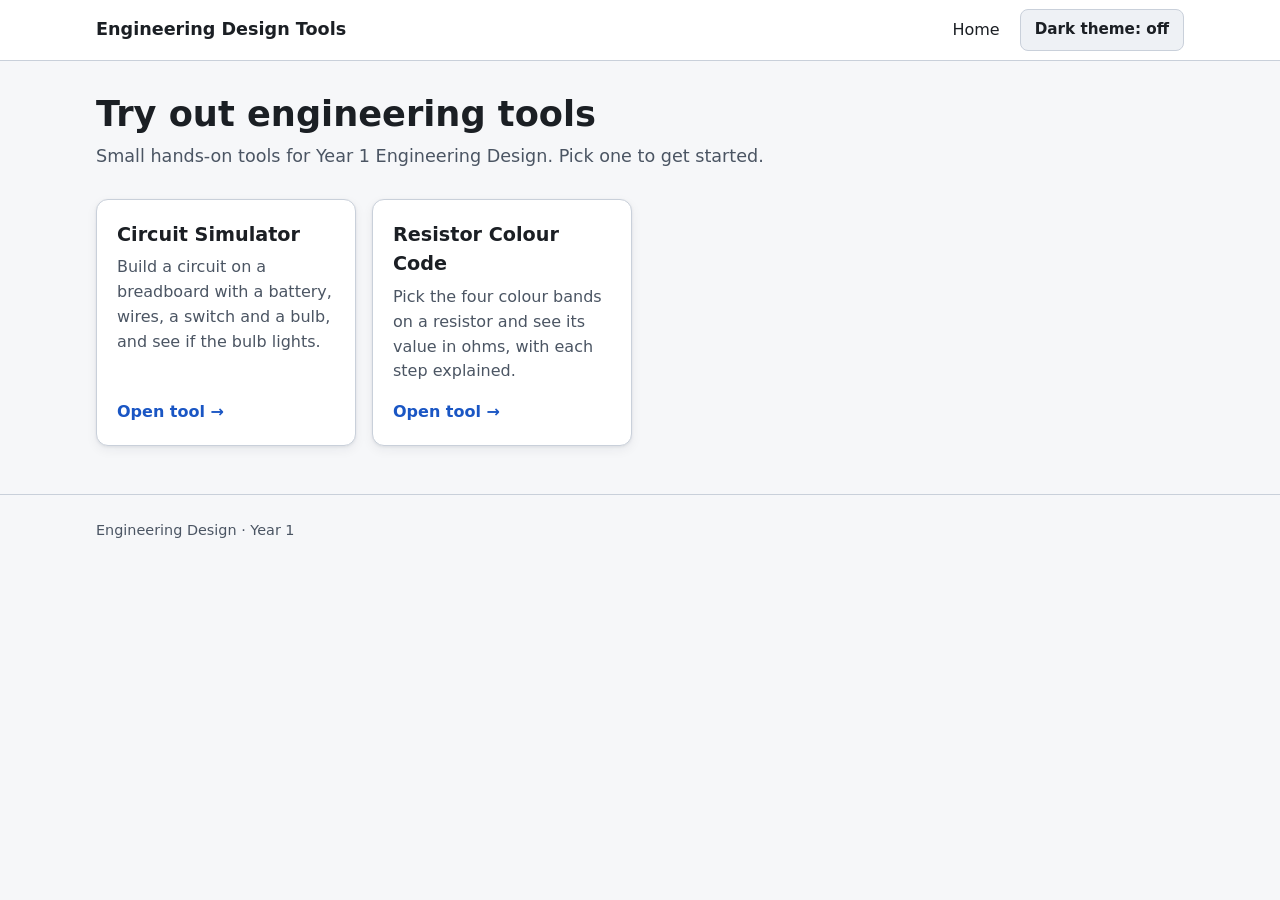
<file: index.html>
<!doctype html>
<html lang="en" data-theme="light">
<head>
  <meta charset="utf-8">
  <meta name="viewport" content="width=device-width, initial-scale=1">
  <title>Engineering Design Tools</title>
  <script>
    // Apply the saved theme before the page draws, so it doesn't flash.
    try {
      if (localStorage.getItem('theme') === 'dark') {
        document.documentElement.setAttribute('data-theme', 'dark');
      }
    } catch (e) {}
  </script>
  <link rel="stylesheet" href="css/base.css">
  <script src="js/theme.js" defer></script>
</head>
<body>
  <header class="site-header">
    <div class="container">
      <a class="site-name" href="index.html">Engineering Design Tools</a>
      <nav class="site-nav" aria-label="Main">
        <a href="index.html" aria-current="page">Home</a>
      </nav>
      <button type="button" class="btn" id="theme-toggle" aria-pressed="false">Dark theme: off</button>
    </div>
  </header>

  <main>
    <div class="container">
      <h1>Try out engineering tools</h1>
      <p class="lead">Small hands-on tools for Year 1 Engineering Design. Pick one to get started.</p>

      <ul class="tool-grid">
        <li>
          <a class="tool-card" href="tools/circuit/index.html">
            <h2>Circuit Simulator</h2>
            <p>Build a circuit on a breadboard with a battery, wires, a switch and a bulb, and see if the bulb lights.</p>
            <span class="card-link">Open tool &rarr;</span>
          </a>
        </li>
        <li>
          <a class="tool-card" href="tools/resistor/index.html">
            <h2>Resistor Colour Code</h2>
            <p>Pick the four colour bands on a resistor and see its value in ohms, with each step explained.</p>
            <span class="card-link">Open tool &rarr;</span>
          </a>
        </li>
      </ul>
    </div>
  </main>

  <footer class="site-footer">
    <div class="container">Engineering Design &middot; Year 1</div>
  </footer>
</body>
</html>
</file>
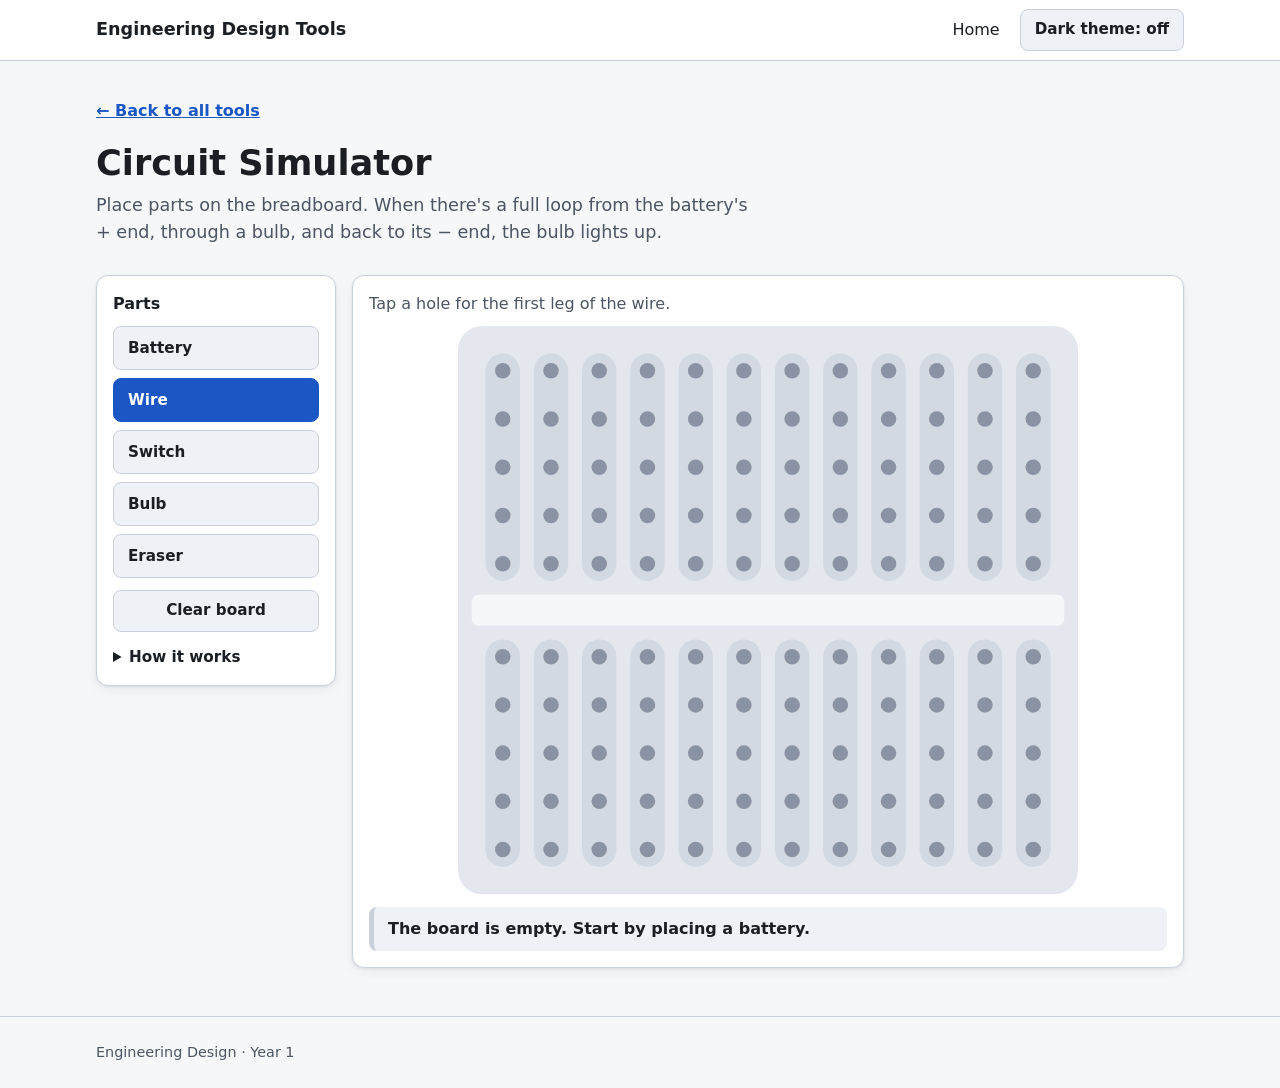
<file: tools/circuit/index.html>
<!doctype html>
<html lang="en" data-theme="light">
<head>
  <meta charset="utf-8">
  <meta name="viewport" content="width=device-width, initial-scale=1">
  <title>Circuit Simulator</title>
  <script>
    try {
      if (localStorage.getItem('theme') === 'dark') {
        document.documentElement.setAttribute('data-theme', 'dark');
      }
    } catch (e) {}
  </script>
  <link rel="stylesheet" href="../../css/base.css">
  <link rel="stylesheet" href="circuit.css">
  <script src="../../js/theme.js" defer></script>
  <script src="circuit.js" defer></script>
</head>
<body>
  <header class="site-header">
    <div class="container">
      <a class="site-name" href="../../index.html">Engineering Design Tools</a>
      <nav class="site-nav" aria-label="Main">
        <a href="../../index.html">Home</a>
      </nav>
      <button type="button" class="btn" id="theme-toggle" aria-pressed="false">Dark theme: off</button>
    </div>
  </header>

  <main>
    <div class="container">
      <a class="back-link" href="../../index.html">&larr; Back to all tools</a>
      <h1>Circuit Simulator</h1>
      <p class="lead">Place parts on the breadboard. When there's a full loop from the battery's + end, through a bulb, and back to its &minus; end, the bulb lights up.</p>

      <div class="sim">
        <section class="palette" aria-label="Parts">
          <h2 class="palette-title">Parts</h2>
          <div class="palette-buttons" role="group" aria-label="Choose a part">
            <button type="button" class="btn tool-btn" data-tool="battery" aria-pressed="false">Battery</button>
            <button type="button" class="btn tool-btn" data-tool="wire" aria-pressed="true">Wire</button>
            <button type="button" class="btn tool-btn" data-tool="switch" aria-pressed="false">Switch</button>
            <button type="button" class="btn tool-btn" data-tool="bulb" aria-pressed="false">Bulb</button>
            <button type="button" class="btn tool-btn" data-tool="erase" aria-pressed="false">Eraser</button>
          </div>
          <button type="button" class="btn clear-btn" id="clear-board">Clear board</button>
          <details class="howto">
            <summary>How it works</summary>
            <ul>
              <li>Pick a part, then tap two holes. The part's two legs go in those holes.</li>
              <li>For the battery, the first hole is the <strong>+</strong> end and the second is the <strong>&minus;</strong> end.</li>
              <li>Holes in the same shaded column strip are joined inside the board, so parts in the same strip are connected.</li>
              <li>Tap a switch to open or close it.</li>
              <li>Pick the Eraser and tap a part to remove it.</li>
            </ul>
          </details>
        </section>

        <section class="board-area" aria-label="Breadboard">
          <p class="hint" id="hint" aria-live="polite"></p>
          <div class="board-wrap">
            <svg id="board" role="img" aria-label="Breadboard"></svg>
          </div>
          <p class="status" id="status" role="status" aria-live="polite"></p>
        </section>
      </div>
    </div>
  </main>

  <footer class="site-footer">
    <div class="container">Engineering Design &middot; Year 1</div>
  </footer>
</body>
</html>
</file>
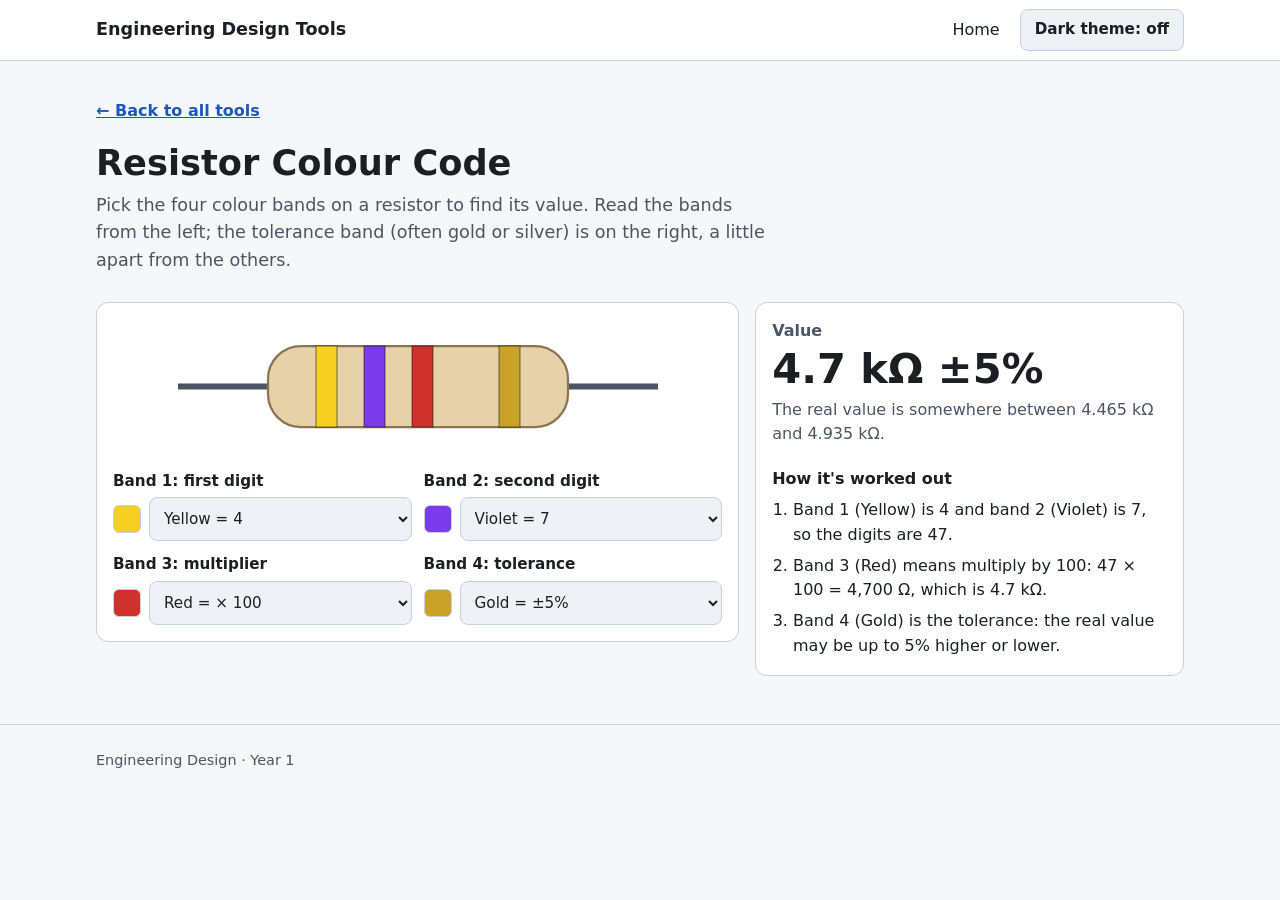
<file: tools/resistor/index.html>
<!doctype html>
<html lang="en" data-theme="light">
<head>
  <meta charset="utf-8">
  <meta name="viewport" content="width=device-width, initial-scale=1">
  <title>Resistor Colour Code</title>
  <script>
    try {
      if (localStorage.getItem('theme') === 'dark') {
        document.documentElement.setAttribute('data-theme', 'dark');
      }
    } catch (e) {}
  </script>
  <link rel="stylesheet" href="../../css/base.css">
  <link rel="stylesheet" href="resistor.css">
  <script src="../../js/theme.js" defer></script>
  <script src="resistor.js" defer></script>
</head>
<body>
  <header class="site-header">
    <div class="container">
      <a class="site-name" href="../../index.html">Engineering Design Tools</a>
      <nav class="site-nav" aria-label="Main">
        <a href="../../index.html">Home</a>
      </nav>
      <button type="button" class="btn" id="theme-toggle" aria-pressed="false">Dark theme: off</button>
    </div>
  </header>

  <main>
    <div class="container">
      <a class="back-link" href="../../index.html">&larr; Back to all tools</a>
      <h1>Resistor Colour Code</h1>
      <p class="lead">Pick the four colour bands on a resistor to find its value. Read the bands from the left; the tolerance band (often gold or silver) is on the right, a little apart from the others.</p>

      <div class="rc">
        <section class="panel" aria-label="Resistor">
          <svg id="resistor" viewBox="0 0 320 90" role="img" aria-label="Resistor drawing">
            <line x1="0" y1="45" x2="320" y2="45" class="rc-lead"></line>
            <rect x="60" y="18" width="200" height="54" rx="22" class="rc-body"></rect>
            <rect id="band-0" x="92" y="18" width="14" height="54" class="rc-band"></rect>
            <rect id="band-1" x="124" y="18" width="14" height="54" class="rc-band"></rect>
            <rect id="band-2" x="156" y="18" width="14" height="54" class="rc-band"></rect>
            <rect id="band-3" x="214" y="18" width="14" height="54" class="rc-band"></rect>
          </svg>

          <div class="rc-fields">
            <label class="rc-field">
              <span>Band 1: first digit</span>
              <span class="rc-select-row"><span class="rc-swatch" id="swatch-0"></span><select id="sel-0"></select></span>
            </label>
            <label class="rc-field">
              <span>Band 2: second digit</span>
              <span class="rc-select-row"><span class="rc-swatch" id="swatch-1"></span><select id="sel-1"></select></span>
            </label>
            <label class="rc-field">
              <span>Band 3: multiplier</span>
              <span class="rc-select-row"><span class="rc-swatch" id="swatch-2"></span><select id="sel-2"></select></span>
            </label>
            <label class="rc-field">
              <span>Band 4: tolerance</span>
              <span class="rc-select-row"><span class="rc-swatch" id="swatch-3"></span><select id="sel-3"></select></span>
            </label>
          </div>
        </section>

        <section class="panel" aria-label="Result">
          <p class="rc-label">Value</p>
          <p class="rc-value" id="value" aria-live="polite"></p>
          <p class="rc-range" id="range"></p>
          <h2 class="rc-how-title">How it's worked out</h2>
          <ol class="rc-steps" id="steps"></ol>
        </section>
      </div>
    </div>
  </main>

  <footer class="site-footer">
    <div class="container">Engineering Design &middot; Year 1</div>
  </footer>
</body>
</html>
</file>
<file: css/base.css>
/* Shared styles for every page in the portal.
   Colors are CSS variables: defined once for the light theme,
   then redefined for the dark theme further down. */

:root {
  --bg: #f6f7f9;
  --surface: #ffffff;
  --surface-2: #eef1f5;
  --text: #1b1f24;
  --muted: #4b5563;
  --border: #c9d0da;
  --accent: #1a56c4;
  --accent-text: #ffffff;
  --ok-bg: #e6f4ea;
  --ok-text: #1e5b2e;
  --warn-bg: #fdecea;
  --warn-text: #8a1c12;
  --shadow: 0 1px 3px rgba(20, 30, 50, 0.08), 0 4px 12px rgba(20, 30, 50, 0.06);
  color-scheme: light;
}

:root[data-theme="dark"] {
  --bg: #111418;
  --surface: #1b1f25;
  --surface-2: #252a32;
  --text: #e9ecf0;
  --muted: #b4bcc8;
  --border: #414955;
  --accent: #8ab4ff;
  --accent-text: #0d1420;
  --ok-bg: #163324;
  --ok-text: #a8e6bd;
  --warn-bg: #3d1714;
  --warn-text: #ffb4a8;
  --shadow: 0 1px 3px rgba(0, 0, 0, 0.4), 0 4px 12px rgba(0, 0, 0, 0.3);
  color-scheme: dark;
}

*,
*::before,
*::after {
  box-sizing: border-box;
}

html {
  -webkit-text-size-adjust: 100%;
}

body {
  margin: 0;
  background: var(--bg);
  color: var(--text);
  font-family: system-ui, -apple-system, "Segoe UI", Roboto, "Helvetica Neue", Arial, sans-serif;
  font-size: 1rem;
  line-height: 1.55;
}

a {
  color: var(--accent);
}

:focus-visible {
  outline: 3px solid var(--accent);
  outline-offset: 2px;
}

.container {
  width: 100%;
  max-width: 1120px;
  margin: 0 auto;
  padding: 0 16px;
}

/* ---------- Header ---------- */

.site-header {
  background: var(--surface);
  border-bottom: 1px solid var(--border);
}

.site-header .container {
  display: flex;
  flex-wrap: wrap;
  align-items: center;
  gap: 8px 16px;
  min-height: 60px;
  padding-top: 8px;
  padding-bottom: 8px;
}

.site-name {
  font-weight: 700;
  font-size: 1.1rem;
  color: var(--text);
  text-decoration: none;
  margin-right: auto;
}

.site-nav a {
  color: var(--text);
  text-decoration: none;
  font-weight: 500;
  padding: 6px 4px;
}

.site-nav a:hover {
  text-decoration: underline;
}

/* ---------- Buttons ---------- */

.btn {
  font: inherit;
  font-size: 0.95rem;
  font-weight: 600;
  color: var(--text);
  background: var(--surface-2);
  border: 1px solid var(--border);
  border-radius: 8px;
  padding: 8px 14px;
  min-height: 40px;
  cursor: pointer;
}

.btn:hover {
  border-color: var(--accent);
}

.btn[aria-pressed="true"] {
  background: var(--accent);
  border-color: var(--accent);
  color: var(--accent-text);
}

/* ---------- Main content ---------- */

main {
  padding: 32px 0 48px;
}

.back-link {
  display: inline-block;
  margin-bottom: 12px;
  padding: 6px 0;
  font-weight: 600;
}

h1 {
  font-size: clamp(1.6rem, 4vw, 2.2rem);
  line-height: 1.2;
  margin: 0 0 8px;
}

.lead {
  color: var(--muted);
  font-size: 1.1rem;
  margin: 0 0 28px;
  max-width: 60ch;
}

/* ---------- Tool cards ---------- */

.tool-grid {
  display: grid;
  grid-template-columns: repeat(auto-fill, minmax(260px, 1fr));
  gap: 16px;
  padding: 0;
  margin: 0;
  list-style: none;
}

.tool-card {
  display: flex;
  flex-direction: column;
  height: 100%;
  padding: 20px;
  background: var(--surface);
  border: 1px solid var(--border);
  border-radius: 12px;
  box-shadow: var(--shadow);
  color: var(--text);
  text-decoration: none;
}

.tool-card:hover {
  border-color: var(--accent);
}

.tool-card h2 {
  font-size: 1.2rem;
  margin: 0 0 6px;
}

.tool-card p {
  color: var(--muted);
  margin: 0 0 16px;
}

.tool-card .card-link {
  margin-top: auto;
  color: var(--accent);
  font-weight: 600;
}

.site-footer {
  color: var(--muted);
  font-size: 0.9rem;
  padding: 24px 0;
  border-top: 1px solid var(--border);
}
</file>
<file: tools/circuit/circuit.css>
/* Circuit simulator styles. Board colors are variables so both themes work. */

:root {
  --board: #e4e8ee;
  --strip: #d3d9e2;
  --hole: #8a93a3;
  --hole-pending: #1a56c4;
  --wire: #1f7a3a;
  --battery: #2b2f36;
  --battery-text: #ffffff;
  --part-line: #2b2f36;
  --bulb-off: #ffffff;
  --bulb-on: #ffd43b;
  --bulb-glow: rgba(255, 196, 0, 0.75);
  --switch: #b0420c;
}

:root[data-theme="dark"] {
  --board: #2a3038;
  --strip: #353c46;
  --hole: #7a8494;
  --hole-pending: #8ab4ff;
  --wire: #5fd07f;
  --battery: #e9ecf0;
  --battery-text: #111418;
  --part-line: #e9ecf0;
  --bulb-off: #1b1f25;
  --bulb-on: #ffd43b;
  --bulb-glow: rgba(255, 210, 60, 0.85);
  --switch: #ff9a5c;
}

.sim {
  display: grid;
  grid-template-columns: 1fr;
  gap: 16px;
}

@media (min-width: 1000px) {
  .sim {
    grid-template-columns: 240px 1fr;
    align-items: start;
  }
}

/* ---------- Palette ---------- */

.palette,
.board-area {
  background: var(--surface);
  border: 1px solid var(--border);
  border-radius: 12px;
  padding: 16px;
  box-shadow: var(--shadow);
  min-width: 0;
}

@media (max-width: 600px) {
  .board-area {
    padding: 12px 8px;
  }
}

.palette-title {
  font-size: 1rem;
  margin: 0 0 10px;
}

.palette-buttons {
  display: flex;
  flex-wrap: wrap;
  gap: 8px;
}

.tool-btn {
  flex: 1 1 auto;
  min-height: 44px;
}

@media (min-width: 1000px) {
  .palette-buttons {
    flex-direction: column;
  }
  .tool-btn {
    text-align: left;
  }
}

.clear-btn {
  margin-top: 12px;
  width: 100%;
}

.howto {
  margin-top: 14px;
  font-size: 0.95rem;
}

.howto summary {
  cursor: pointer;
  font-weight: 600;
}

.howto ul {
  padding-left: 1.2em;
  margin: 8px 0 0;
  color: var(--muted);
}

.howto li + li {
  margin-top: 6px;
}

/* ---------- Board ---------- */

.hint {
  margin: 0 0 10px;
  min-height: 1.55em;
  color: var(--muted);
}

.board-wrap {
  width: 100%;
}

#board {
  display: block;
  width: 100%;
  height: auto;
  max-width: 620px;
  margin: 0 auto;
  touch-action: manipulation;
  user-select: none;
  -webkit-user-select: none;
}

.board-bg {
  fill: var(--board);
}

.strip {
  fill: var(--strip);
}

.channel {
  fill: var(--bg);
}

.hole {
  fill: var(--hole);
  pointer-events: none;
}

.hole-hit {
  fill: transparent;
  cursor: pointer;
}

.hole-hit:hover + .hole,
.hole.is-pending {
  fill: var(--hole-pending);
}

/* Parts don't catch taps while placing, so holes underneath stay tappable.
   Exceptions: switches (to flip them), and every part in eraser mode. */
.part {
  pointer-events: none;
}

.part .switch-hit {
  pointer-events: all;
  cursor: pointer;
  fill: transparent;
}

.mode-erase .part {
  pointer-events: visiblePainted;
  cursor: pointer;
}

.mode-erase .part:hover {
  opacity: 0.6;
}

.leg {
  fill: var(--part-line);
}

.lead-line {
  stroke: var(--part-line);
  stroke-width: 3;
  stroke-linecap: round;
}

.wire-line {
  stroke: var(--wire);
  stroke-width: 6;
  stroke-linecap: round;
}

.wire .leg {
  fill: var(--wire);
}

.battery-body {
  fill: var(--battery);
}

.battery-text {
  fill: var(--battery-text);
  font-size: 14px;
  font-weight: 700;
  font-family: system-ui, sans-serif;
}

.bulb-glass {
  fill: var(--bulb-off);
  stroke: var(--part-line);
  stroke-width: 2.5;
}

.bulb-filament {
  fill: none;
  stroke: var(--part-line);
  stroke-width: 2;
}

.bulb.is-lit .bulb-glass {
  fill: var(--bulb-on);
  stroke: #7a5a00;
  filter: drop-shadow(0 0 6px var(--bulb-glow)) drop-shadow(0 0 14px var(--bulb-glow));
}

.bulb.is-lit .bulb-filament {
  stroke: #7a3d00;
}

.switch-line {
  stroke: var(--switch);
  stroke-width: 4;
  stroke-linecap: round;
}

.switch .contact {
  fill: var(--switch);
}

/* ---------- Status ---------- */

.status {
  margin: 12px 0 0;
  padding: 10px 14px;
  border-radius: 8px;
  border-left: 5px solid var(--border);
  background: var(--surface-2);
  color: var(--text);
  font-weight: 600;
}

.status.is-ok {
  background: var(--ok-bg);
  color: var(--ok-text);
  border-left-color: var(--ok-text);
}

.status.is-warn {
  background: var(--warn-bg);
  color: var(--warn-text);
  border-left-color: var(--warn-text);
}
</file>
<file: tools/resistor/resistor.css>
/* Resistor colour code tool: plain layout using the shared theme colors. */

.rc {
  display: grid;
  grid-template-columns: 1fr;
  gap: 16px;
}

@media (min-width: 900px) {
  .rc {
    grid-template-columns: 3fr 2fr;
    align-items: start;
  }
}

.panel {
  background: var(--surface);
  border: 1px solid var(--border);
  border-radius: 12px;
  padding: 16px;
  min-width: 0;
}

#resistor {
  display: block;
  width: 100%;
  max-width: 480px;
  height: auto;
  margin: 0 auto 16px;
}

.rc-lead {
  stroke: var(--muted);
  stroke-width: 4;
}

.rc-body {
  fill: #e6d2a8;
  stroke: #8a7550;
  stroke-width: 1.5;
}

/* A thin outline keeps white, black and silver bands visible. */
.rc-band {
  stroke: rgba(0, 0, 0, 0.35);
  stroke-width: 1;
}

.rc-fields {
  display: grid;
  grid-template-columns: 1fr;
  gap: 12px;
}

@media (min-width: 560px) {
  .rc-fields {
    grid-template-columns: 1fr 1fr;
  }
}

.rc-field {
  display: flex;
  flex-direction: column;
  gap: 4px;
  font-weight: 600;
  font-size: 0.95rem;
}

.rc-select-row {
  display: flex;
  align-items: center;
  gap: 8px;
}

.rc-swatch {
  flex: none;
  width: 28px;
  height: 28px;
  border-radius: 6px;
  border: 1px solid var(--border);
}

.rc-field select {
  flex: 1;
  min-width: 0;
  min-height: 44px;
  font: inherit;
  font-weight: 400;
  color: var(--text);
  background: var(--surface-2);
  border: 1px solid var(--border);
  border-radius: 8px;
  padding: 6px 10px;
}

.rc-label {
  margin: 0;
  color: var(--muted);
  font-weight: 600;
}

.rc-value {
  margin: 0;
  font-size: clamp(2rem, 7vw, 2.6rem);
  font-weight: 700;
  line-height: 1.2;
}

.rc-range {
  margin: 4px 0 0;
  color: var(--muted);
}

.rc-how-title {
  font-size: 1rem;
  margin: 20px 0 6px;
}

.rc-steps {
  margin: 0;
  padding-left: 1.3em;
}

.rc-steps li + li {
  margin-top: 6px;
}
</file>
